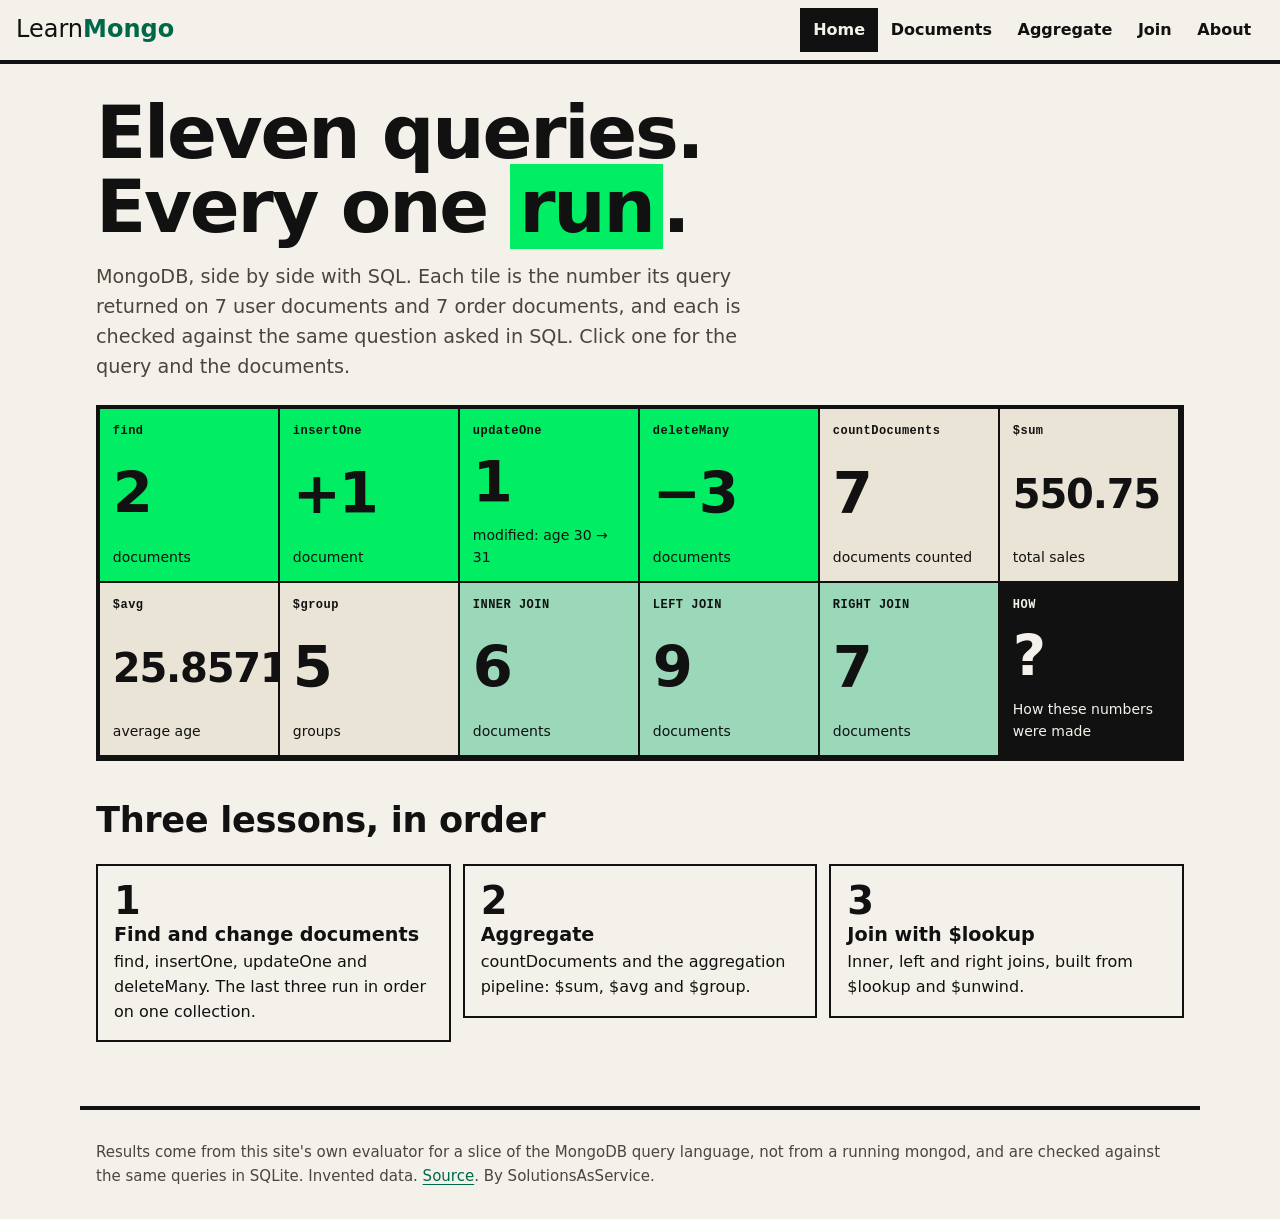
<file: learn-mongodb/site/index.html>
<!doctype html>
<html lang="en"><head><meta charset="utf-8"><meta name="viewport" content="width=device-width, initial-scale=1">
<title>Learn MongoDB: eleven queries, every one run</title><meta name="description" content="Learn MongoDB queries from results that were computed, not typed: find, insert, update, delete, aggregation and $lookup joins, each checked against SQL.">
<link rel="canonical" href="https://learnmongo.shadw.app/"><link rel="icon" href="favicon.svg" type="image/svg+xml">
<meta property="og:title" content="Learn MongoDB: eleven queries, every one run"><meta property="og:description" content="Learn MongoDB queries from results that were computed, not typed: find, insert, update, delete, aggregation and $lookup joins, each checked against SQL."><meta property="og:type" content="website"><meta property="og:url" content="https://learnmongo.shadw.app/">
<link rel="stylesheet" href="style.css"></head>
<body><a class="skip" href="#main">Skip to content</a>
<header class="top"><a class="brand" href="index.html">Learn<b>Mongo</b></a><nav aria-label="Pages"><a href="index.html" aria-current=page>Home</a><a href="documents.html">Documents</a><a href="aggregates.html">Aggregate</a><a href="joins.html">Join</a><a href="about.html">About</a></nav></header>
<main id="main"><section class="hero"><h1>Eleven queries.<br>Every one <em>run</em>.</h1><p class="lede">MongoDB, side by side with SQL. Each tile is the number its query returned on 7 user documents and 7 order documents, and each is checked against the same question asked in SQL. Click one for the query and the documents.</p></section><section class="poster" aria-label="All eleven queries"><a class="tile t-documents" href="documents.html#find"><span class="nm">find</span><span class="big">2</span><span class="un">documents</span></a><a class="tile t-documents" href="documents.html#insertOne"><span class="nm">insertOne</span><span class="big">+1</span><span class="un">document</span></a><a class="tile t-documents" href="documents.html#updateOne"><span class="nm">updateOne</span><span class="big">1</span><span class="un">modified: age 30 → 31</span></a><a class="tile t-documents" href="documents.html#deleteMany"><span class="nm">deleteMany</span><span class="big">−3</span><span class="un">documents</span></a><a class="tile t-aggregates" href="aggregates.html#count"><span class="nm">countDocuments</span><span class="big">7</span><span class="un">documents counted</span></a><a class="tile t-aggregates long" href="aggregates.html#sum"><span class="nm">$sum</span><span class="big">550.75</span><span class="un">total sales</span></a><a class="tile t-aggregates long" href="aggregates.html#avg"><span class="nm">$avg</span><span class="big">25.8571</span><span class="un">average age</span></a><a class="tile t-aggregates" href="aggregates.html#group"><span class="nm">$group</span><span class="big">5</span><span class="un">groups</span></a><a class="tile t-joins" href="joins.html#inner"><span class="nm">INNER JOIN</span><span class="big">6</span><span class="un">documents</span></a><a class="tile t-joins" href="joins.html#left"><span class="nm">LEFT JOIN</span><span class="big">9</span><span class="un">documents</span></a><a class="tile t-joins" href="joins.html#right"><span class="nm">RIGHT JOIN</span><span class="big">7</span><span class="un">documents</span></a><a class="tile t-about" href="about.html"><span class="nm">HOW</span><span class="big">?</span><span class="un">How these numbers were made</span></a></section><section class="start"><h2>Three lessons, in order</h2><ol class="topics"><li><a href="documents.html"><b>Find and change documents</b><span>find, insertOne, updateOne and deleteMany. The last three run in order on one collection.</span></a></li><li><a href="aggregates.html"><b>Aggregate</b><span>countDocuments and the aggregation pipeline: $sum, $avg and $group.</span></a></li><li><a href="joins.html"><b>Join with $lookup</b><span>Inner, left and right joins, built from $lookup and $unwind.</span></a></li></ol></section></main>
<footer><p>Results come from this site's own evaluator for a slice of the MongoDB query language, not from a running mongod, and are checked against the same queries in SQLite. Invented data. <a href="https://github.com/SolutionsAsService/mongo/tree/master/learn-mongodb">Source</a>. By SolutionsAsService.</p></footer></body></html>
</file>
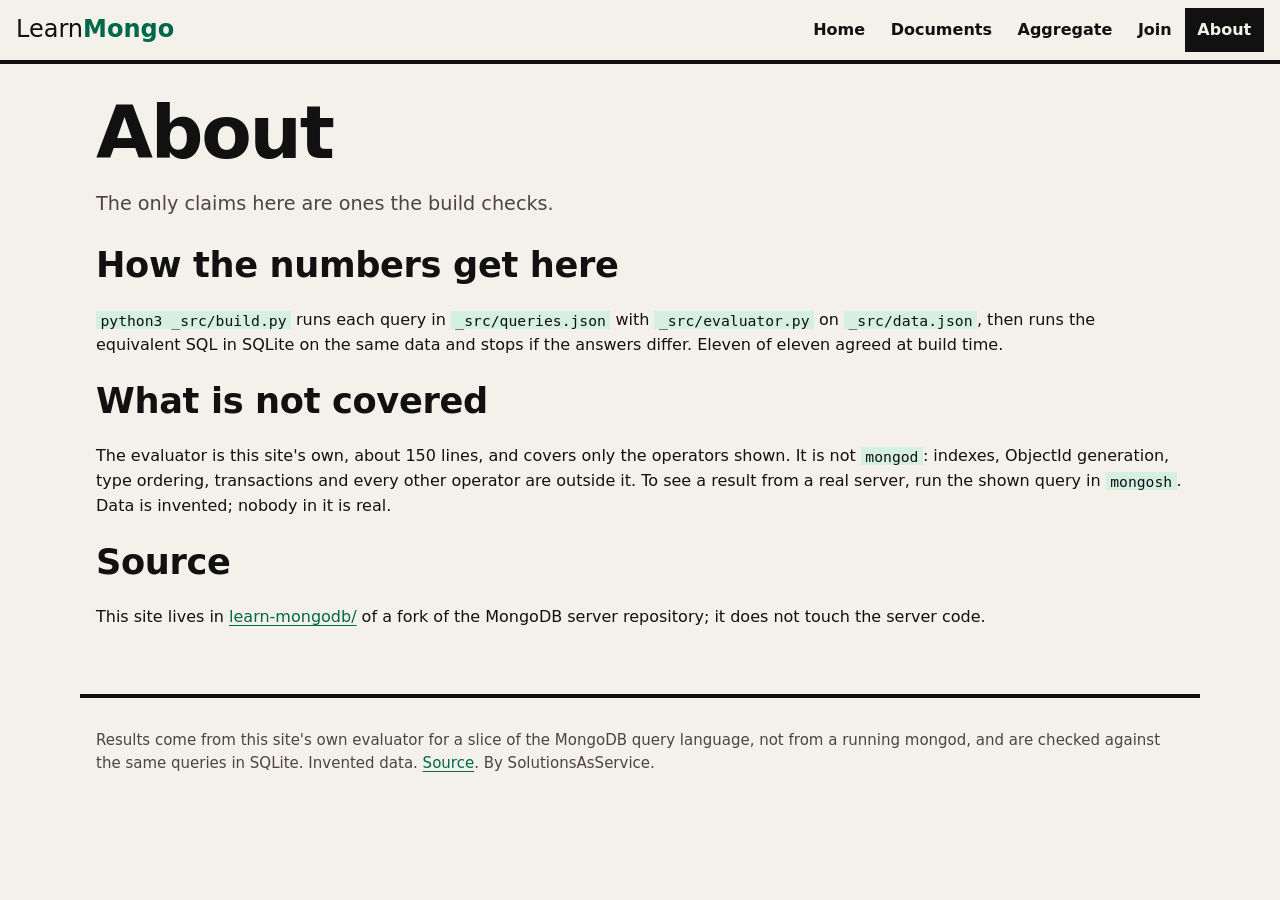
<file: learn-mongodb/site/about.html>
<!doctype html>
<html lang="en"><head><meta charset="utf-8"><meta name="viewport" content="width=device-width, initial-scale=1">
<title>About: Learn MongoDB</title><meta name="description" content="How the Learn MongoDB results are produced, and what is not covered.">
<link rel="canonical" href="https://learnmongo.shadw.app/about"><link rel="icon" href="favicon.svg" type="image/svg+xml">
<meta property="og:title" content="About: Learn MongoDB"><meta property="og:description" content="How the Learn MongoDB results are produced, and what is not covered."><meta property="og:type" content="website"><meta property="og:url" content="https://learnmongo.shadw.app/about">
<link rel="stylesheet" href="style.css"></head>
<body><a class="skip" href="#main">Skip to content</a>
<header class="top"><a class="brand" href="index.html">Learn<b>Mongo</b></a><nav aria-label="Pages"><a href="index.html">Home</a><a href="documents.html">Documents</a><a href="aggregates.html">Aggregate</a><a href="joins.html">Join</a><a href="about.html" aria-current=page>About</a></nav></header>
<main id="main"><h1>About</h1><p class="lede">The only claims here are ones the build checks.</p>
<h2>How the numbers get here</h2><p><code>python3 _src/build.py</code> runs each query in <code>_src/queries.json</code> with <code>_src/evaluator.py</code> on <code>_src/data.json</code>, then runs the equivalent SQL in SQLite on the same data and stops if the answers differ. Eleven of eleven agreed at build time.</p>
<h2>What is not covered</h2><p>The evaluator is this site's own, about 150 lines, and covers only the operators shown. It is not <code>mongod</code>: indexes, ObjectId generation, type ordering, transactions and every other operator are outside it. To see a result from a real server, run the shown query in <code>mongosh</code>. Data is invented; nobody in it is real.</p>
<h2>Source</h2><p>This site lives in <a href="https://github.com/SolutionsAsService/mongo/tree/master/learn-mongodb">learn-mongodb/</a> of a fork of the MongoDB server repository; it does not touch the server code.</p></main>
<footer><p>Results come from this site's own evaluator for a slice of the MongoDB query language, not from a running mongod, and are checked against the same queries in SQLite. Invented data. <a href="https://github.com/SolutionsAsService/mongo/tree/master/learn-mongodb">Source</a>. By SolutionsAsService.</p></footer></body></html>
</file>
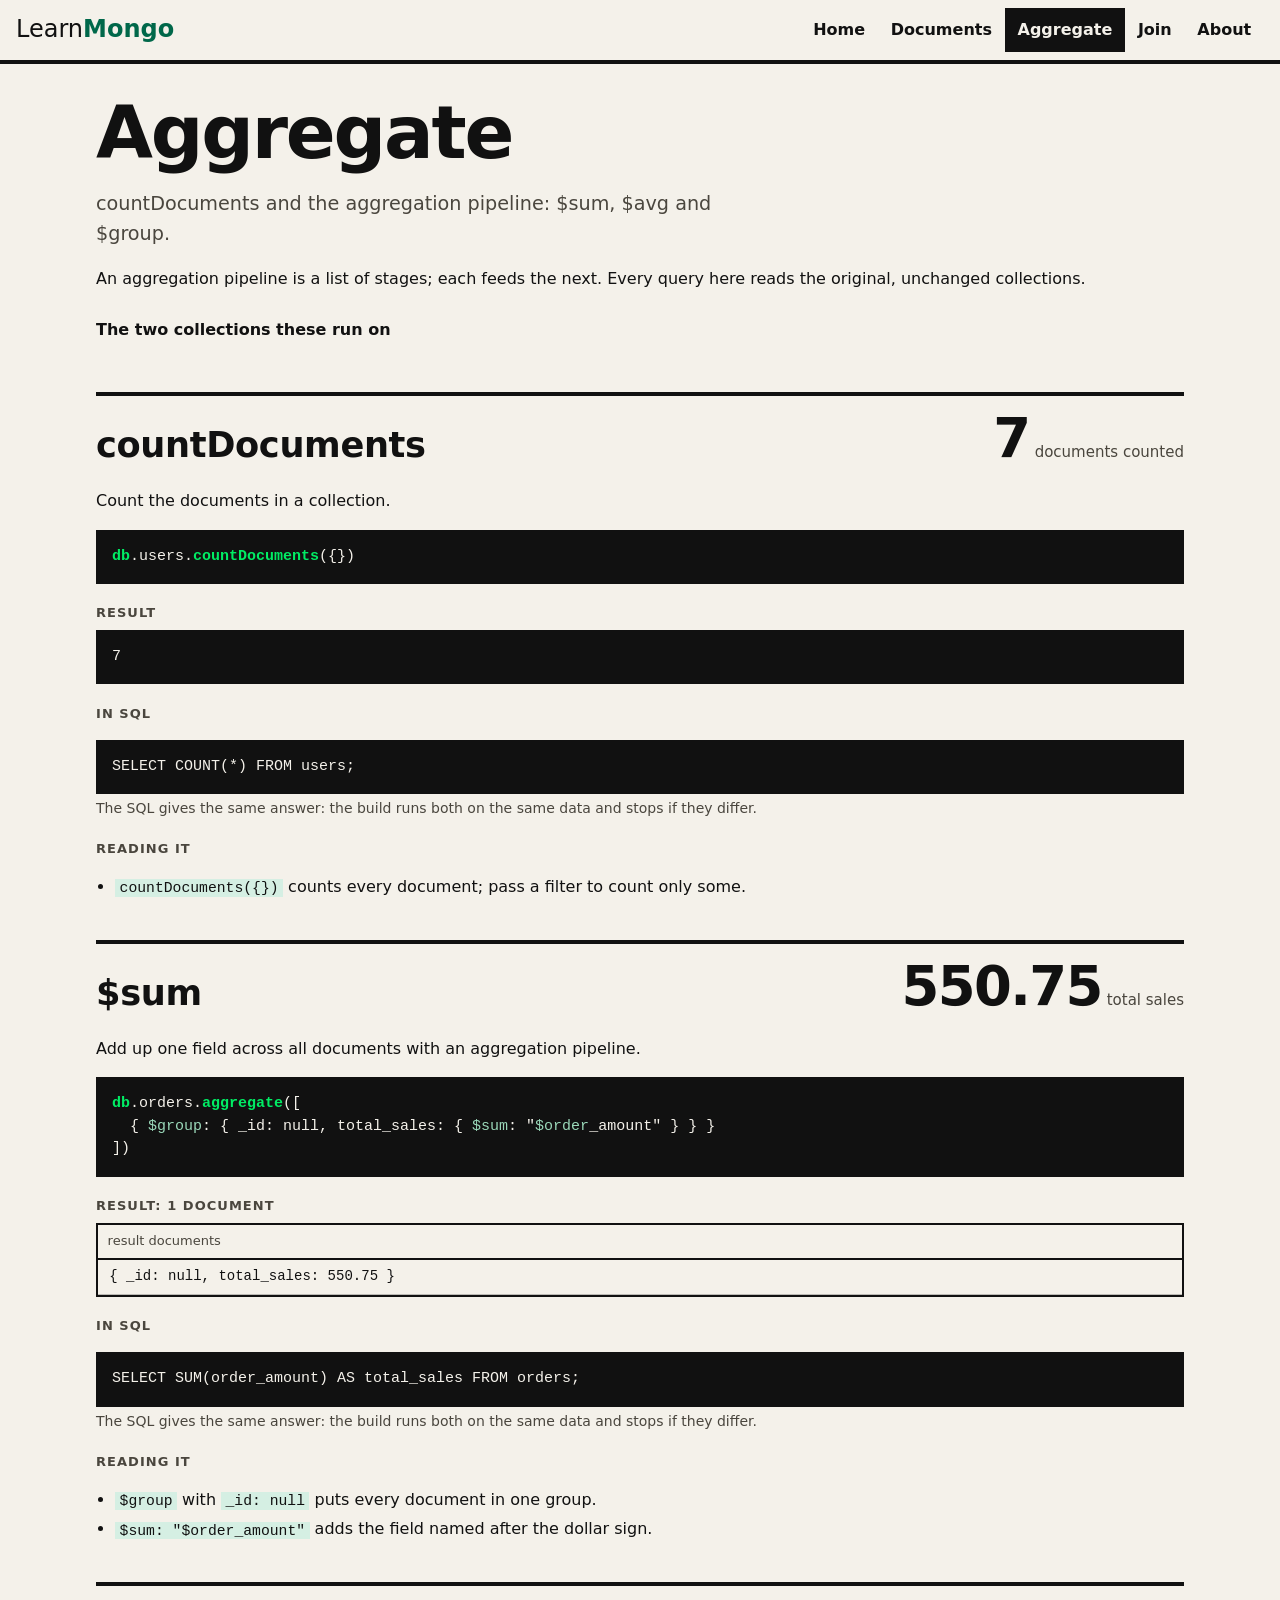
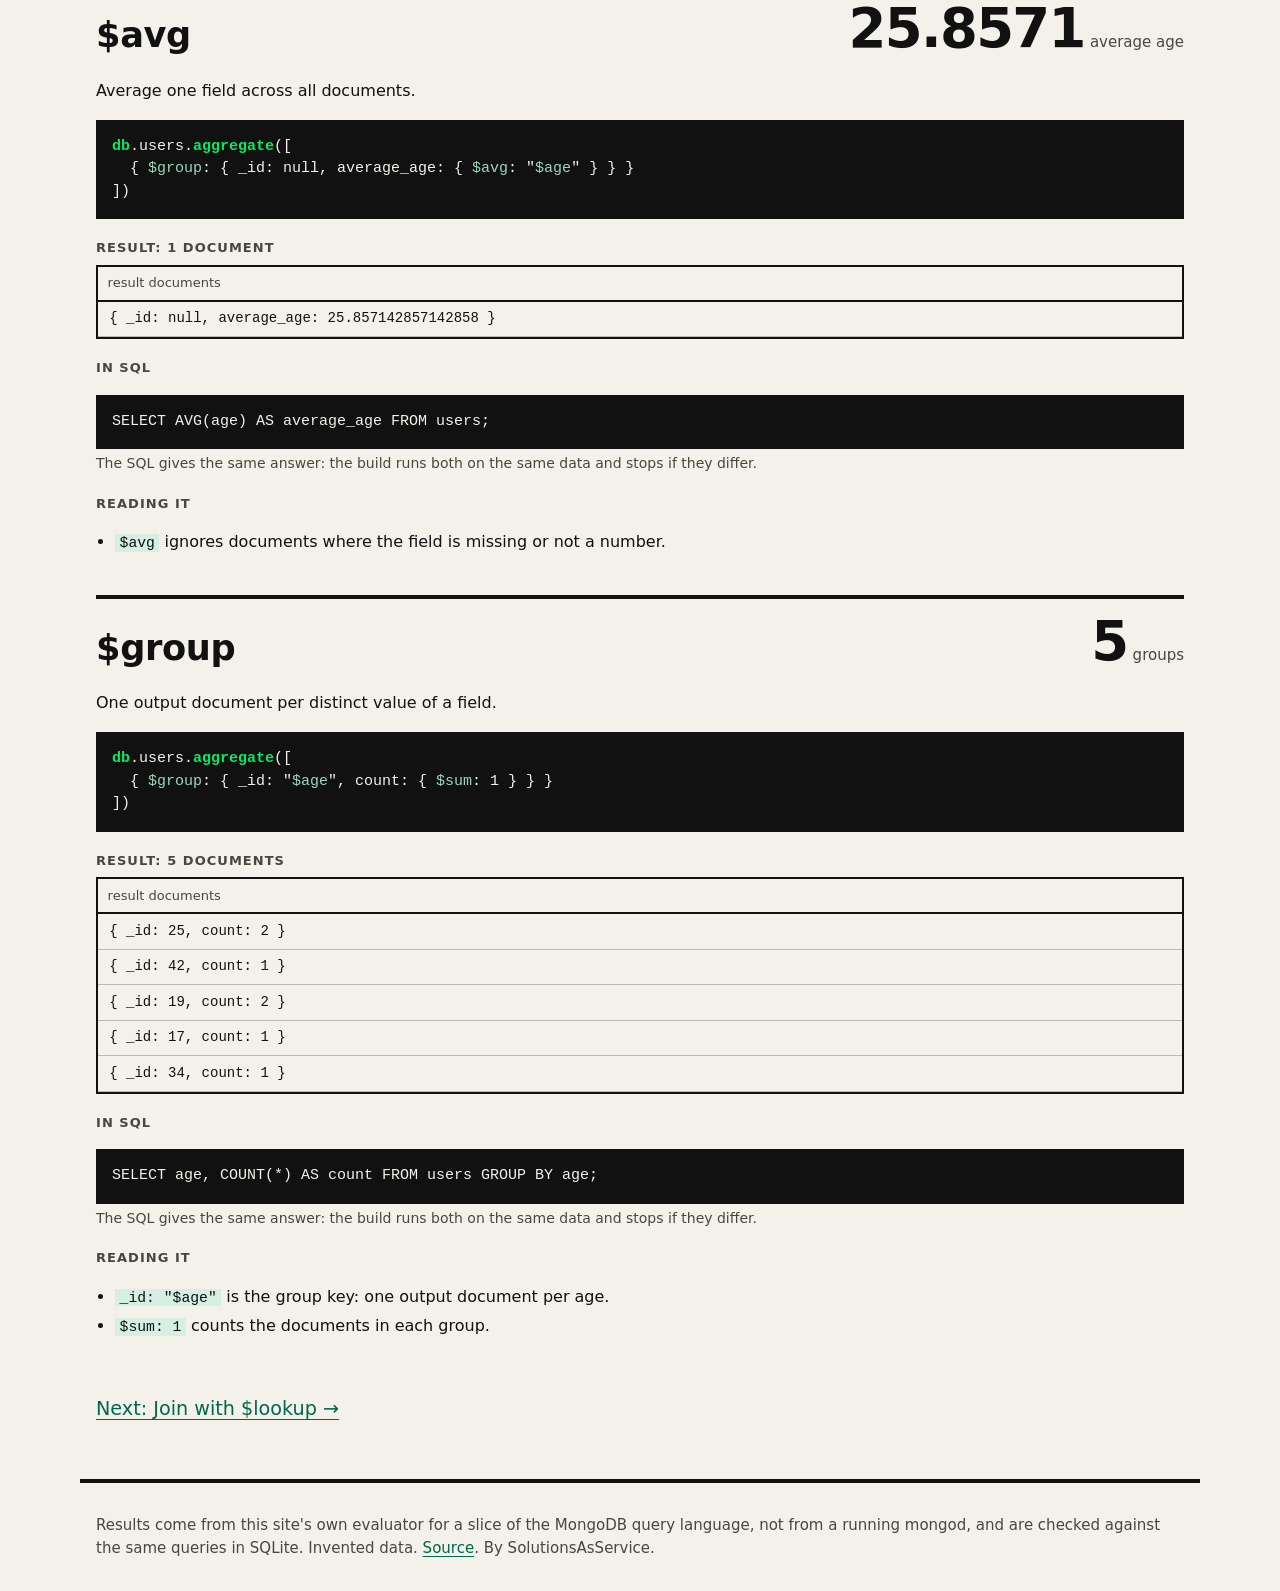
<file: learn-mongodb/site/aggregates.html>
<!doctype html>
<html lang="en"><head><meta charset="utf-8"><meta name="viewport" content="width=device-width, initial-scale=1">
<title>Aggregate: Learn MongoDB</title><meta name="description" content="countDocuments and the aggregation pipeline: $sum, $avg and $group. Every result is computed and cross-checked.">
<link rel="canonical" href="https://learnmongo.shadw.app/aggregates"><link rel="icon" href="favicon.svg" type="image/svg+xml">
<meta property="og:title" content="Aggregate: Learn MongoDB"><meta property="og:description" content="countDocuments and the aggregation pipeline: $sum, $avg and $group. Every result is computed and cross-checked."><meta property="og:type" content="website"><meta property="og:url" content="https://learnmongo.shadw.app/aggregates">
<link rel="stylesheet" href="style.css"></head>
<body><a class="skip" href="#main">Skip to content</a>
<header class="top"><a class="brand" href="index.html">Learn<b>Mongo</b></a><nav aria-label="Pages"><a href="index.html">Home</a><a href="documents.html">Documents</a><a href="aggregates.html" aria-current=page>Aggregate</a><a href="joins.html">Join</a><a href="about.html">About</a></nav></header>
<main id="main"><h1>Aggregate</h1><p class="lede">countDocuments and the aggregation pipeline: $sum, $avg and $group.</p><p>An aggregation pipeline is a list of stages; each feeds the next. Every query here reads the original, unchanged collections.</p><details class="data"><summary>The two collections these run on</summary><div class="ba2"><div><h3>users</h3><div class="dw" tabindex="0" role="region" aria-label="users collection"><p class="cap">users collection</p><ol class="docs"><li class=""><code>{ _id: 1, first_name: &quot;Ana&quot;, last_name: &quot;Silva&quot;, age: 25 }</code><span class="tag"></span></li><li class=""><code>{ _id: 2, first_name: &quot;Li&quot;, last_name: &quot;Wei&quot;, age: 25 }</code><span class="tag"></span></li><li class=""><code>{ _id: 3, first_name: &quot;Omar&quot;, last_name: &quot;Haddad&quot;, age: 42 }</code><span class="tag"></span></li><li class=""><code>{ _id: 4, first_name: &quot;Mira&quot;, last_name: &quot;Novak&quot;, age: 19 }</code><span class="tag"></span></li><li class=""><code>{ _id: 5, first_name: &quot;Tom&quot;, last_name: &quot;Ellis&quot;, age: 17 }</code><span class="tag"></span></li><li class=""><code>{ _id: 6, first_name: &quot;Priya&quot;, last_name: &quot;Nair&quot;, age: 34 }</code><span class="tag"></span></li><li class=""><code>{ _id: 7, first_name: &quot;Sven&quot;, last_name: &quot;Berg&quot;, age: 19 }</code><span class="tag"></span></li></ol></div></div><div><h3>orders</h3><div class="dw" tabindex="0" role="region" aria-label="orders collection"><p class="cap">orders collection</p><ol class="docs"><li class=""><code>{ _id: 101, user_id: 1, order_amount: 120.0 }</code><span class="tag"></span></li><li class=""><code>{ _id: 102, user_id: 1, order_amount: 45.5 }</code><span class="tag"></span></li><li class=""><code>{ _id: 103, user_id: 2, order_amount: 80.0 }</code><span class="tag"></span></li><li class=""><code>{ _id: 104, user_id: 4, order_amount: 30.0 }</code><span class="tag"></span></li><li class=""><code>{ _id: 105, user_id: 4, order_amount: 15.25 }</code><span class="tag"></span></li><li class=""><code>{ _id: 106, user_id: 6, order_amount: 200.0 }</code><span class="tag"></span></li><li class=""><code>{ _id: 107, user_id: 99, order_amount: 60.0 }</code><span class="tag"></span></li></ol></div></div></div></details><section class="ex" id="count"><header><h2>countDocuments</h2><p class="fig"><b>7</b> <span>documents counted</span></p></header><p class="intro">Count the documents in a collection.</p><pre class="js"><code><b>db</b>.users.<b>countDocuments</b>({})</code></pre><h3>Result</h3><pre class="js res"><code>7</code></pre><h3>In SQL</h3><pre class="sql"><code>SELECT COUNT(*) FROM users;</code></pre><p class="src">The SQL gives the same answer: the build runs both on the same data and stops if they differ.</p><h3>Reading it</h3><ul class="notes"><li><code>countDocuments({})</code> counts every document; pass a filter to count only some.</li></ul></section><section class="ex" id="sum"><header><h2>$sum</h2><p class="fig"><b>550.75</b> <span>total sales</span></p></header><p class="intro">Add up one field across all documents with an aggregation pipeline.</p><pre class="js"><code><b>db</b>.orders.<b>aggregate</b>([
  { <i>$group</i>: { _id: null, total_sales: { <i>$sum</i>: &quot;<i>$order</i>_amount&quot; } } }
])</code></pre><h3>Result: 1 document</h3><div class="dw" tabindex="0" role="region" aria-label="result documents"><p class="cap">result documents</p><ol class="docs"><li class=""><code>{ _id: null, total_sales: 550.75 }</code><span class="tag"></span></li></ol></div><h3>In SQL</h3><pre class="sql"><code>SELECT SUM(order_amount) AS total_sales FROM orders;</code></pre><p class="src">The SQL gives the same answer: the build runs both on the same data and stops if they differ.</p><h3>Reading it</h3><ul class="notes"><li><code>$group</code> with <code>_id: null</code> puts every document in one group.</li><li><code>$sum: "$order_amount"</code> adds the field named after the dollar sign.</li></ul></section><section class="ex" id="avg"><header><h2>$avg</h2><p class="fig"><b>25.8571</b> <span>average age</span></p></header><p class="intro">Average one field across all documents.</p><pre class="js"><code><b>db</b>.users.<b>aggregate</b>([
  { <i>$group</i>: { _id: null, average_age: { <i>$avg</i>: &quot;<i>$age</i>&quot; } } }
])</code></pre><h3>Result: 1 document</h3><div class="dw" tabindex="0" role="region" aria-label="result documents"><p class="cap">result documents</p><ol class="docs"><li class=""><code>{ _id: null, average_age: 25.857142857142858 }</code><span class="tag"></span></li></ol></div><h3>In SQL</h3><pre class="sql"><code>SELECT AVG(age) AS average_age FROM users;</code></pre><p class="src">The SQL gives the same answer: the build runs both on the same data and stops if they differ.</p><h3>Reading it</h3><ul class="notes"><li><code>$avg</code> ignores documents where the field is missing or not a number.</li></ul></section><section class="ex" id="group"><header><h2>$group</h2><p class="fig"><b>5</b> <span>groups</span></p></header><p class="intro">One output document per distinct value of a field.</p><pre class="js"><code><b>db</b>.users.<b>aggregate</b>([
  { <i>$group</i>: { _id: &quot;<i>$age</i>&quot;, count: { <i>$sum</i>: 1 } } }
])</code></pre><h3>Result: 5 documents</h3><div class="dw" tabindex="0" role="region" aria-label="result documents"><p class="cap">result documents</p><ol class="docs"><li class=""><code>{ _id: 25, count: 2 }</code><span class="tag"></span></li><li class=""><code>{ _id: 42, count: 1 }</code><span class="tag"></span></li><li class=""><code>{ _id: 19, count: 2 }</code><span class="tag"></span></li><li class=""><code>{ _id: 17, count: 1 }</code><span class="tag"></span></li><li class=""><code>{ _id: 34, count: 1 }</code><span class="tag"></span></li></ol></div><h3>In SQL</h3><pre class="sql"><code>SELECT age, COUNT(*) AS count FROM users GROUP BY age;</code></pre><p class="src">The SQL gives the same answer: the build runs both on the same data and stops if they differ.</p><h3>Reading it</h3><ul class="notes"><li><code>_id: "$age"</code> is the group key: one output document per age.</li><li><code>$sum: 1</code> counts the documents in each group.</li></ul></section><p class="next"><a href="joins.html">Next: Join with $lookup →</a></p></main>
<footer><p>Results come from this site's own evaluator for a slice of the MongoDB query language, not from a running mongod, and are checked against the same queries in SQLite. Invented data. <a href="https://github.com/SolutionsAsService/mongo/tree/master/learn-mongodb">Source</a>. By SolutionsAsService.</p></footer></body></html>
</file>
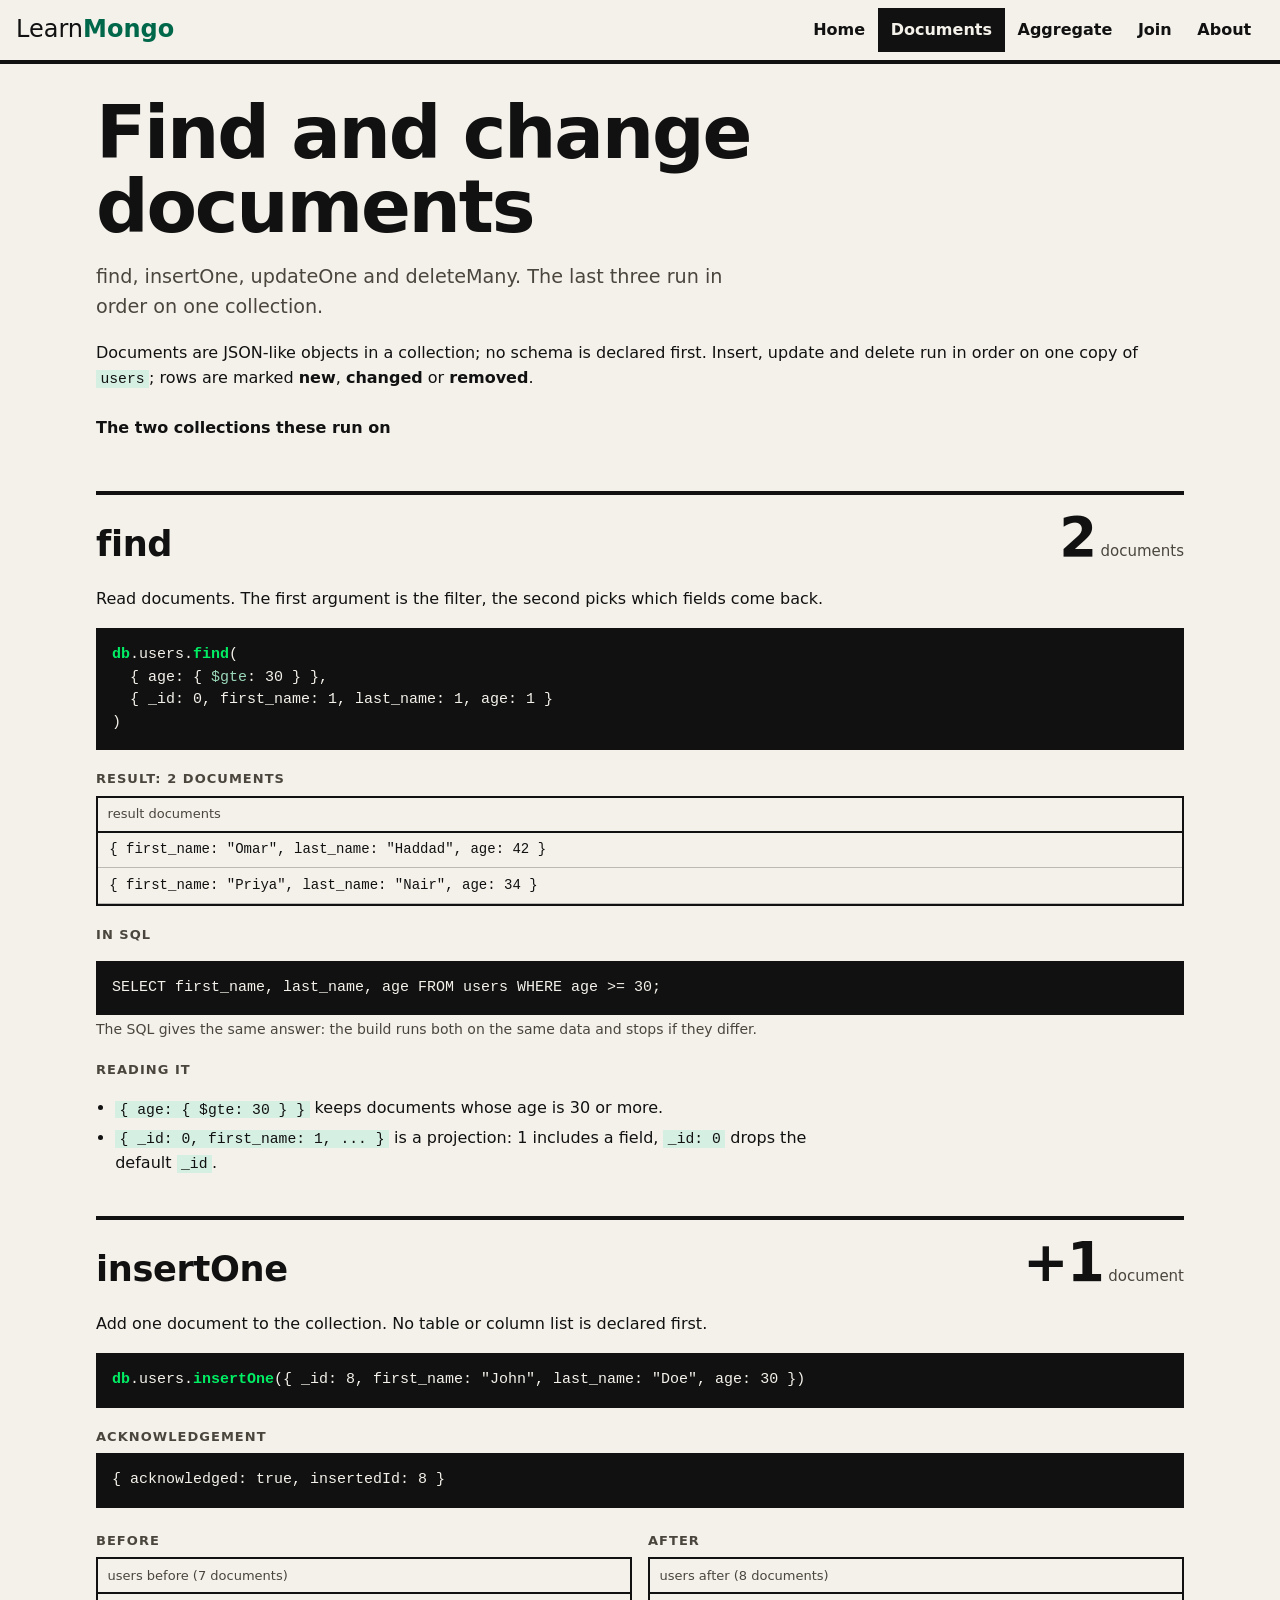
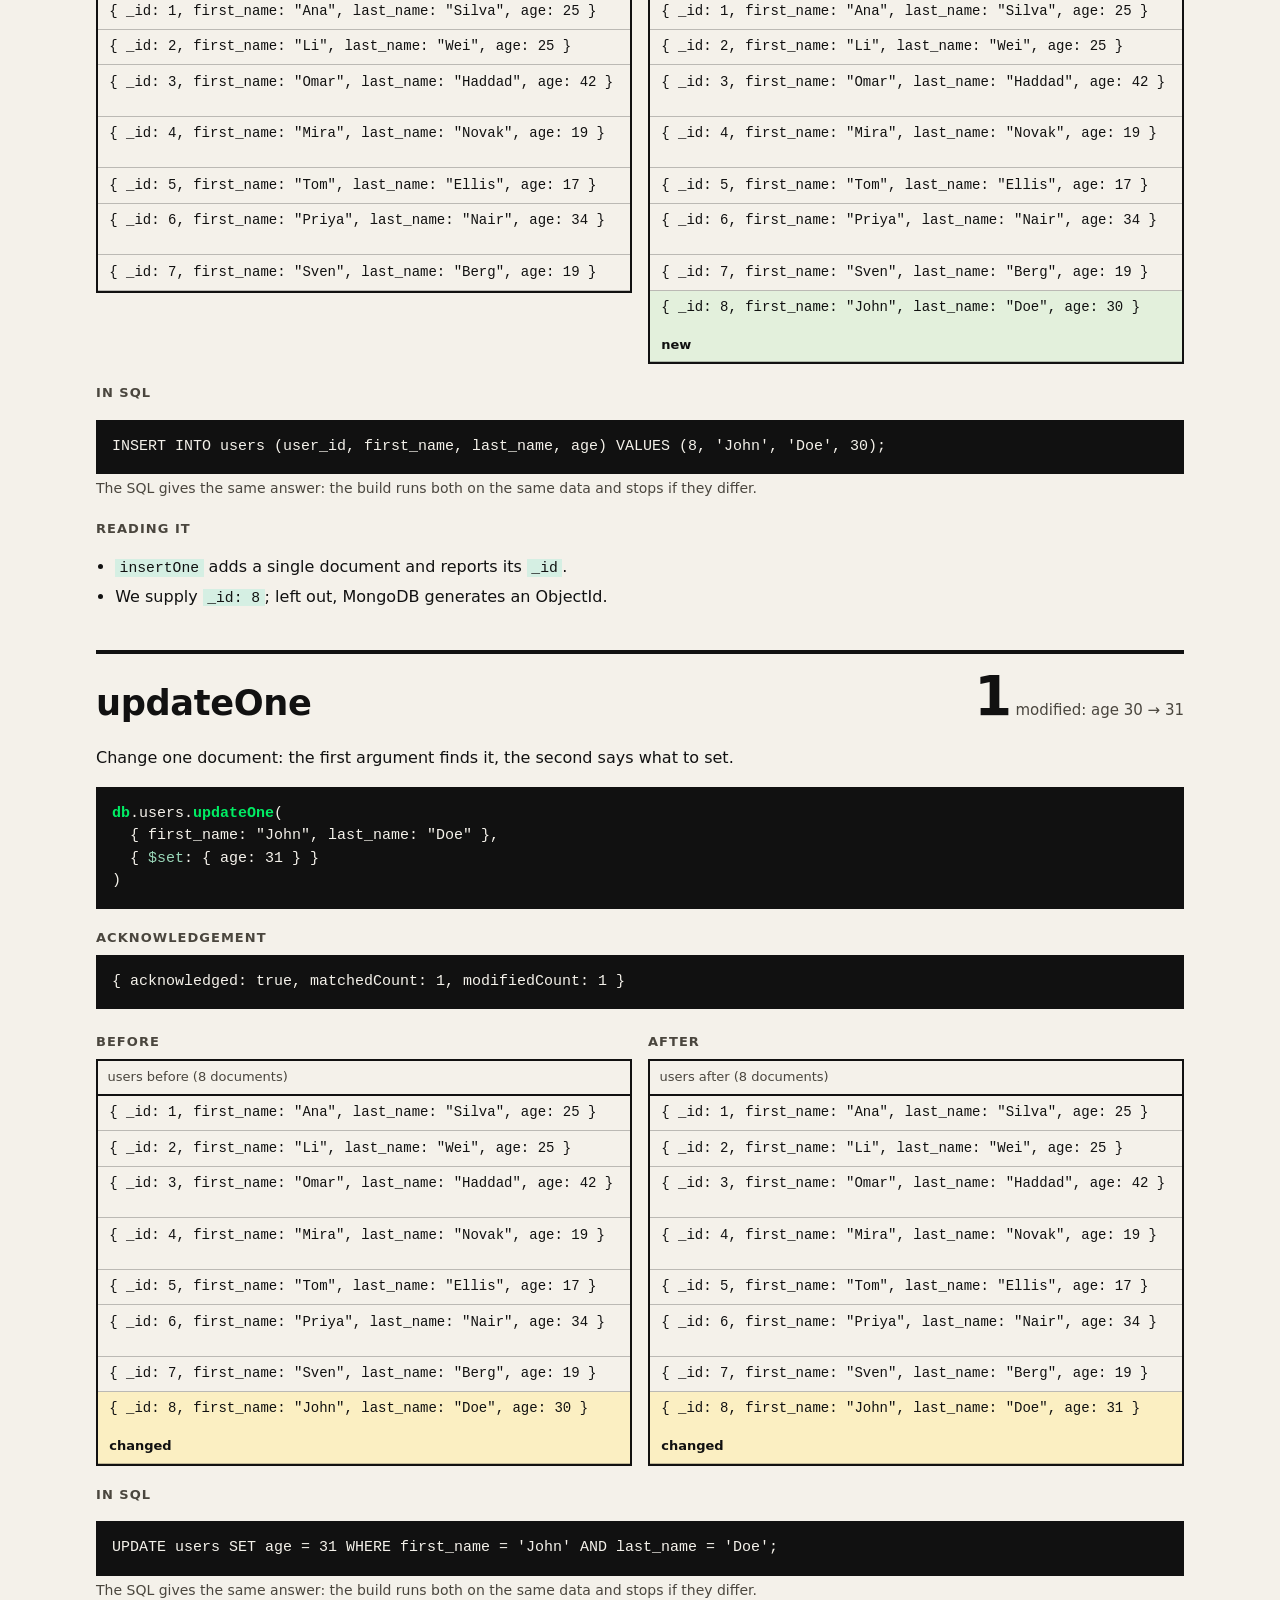
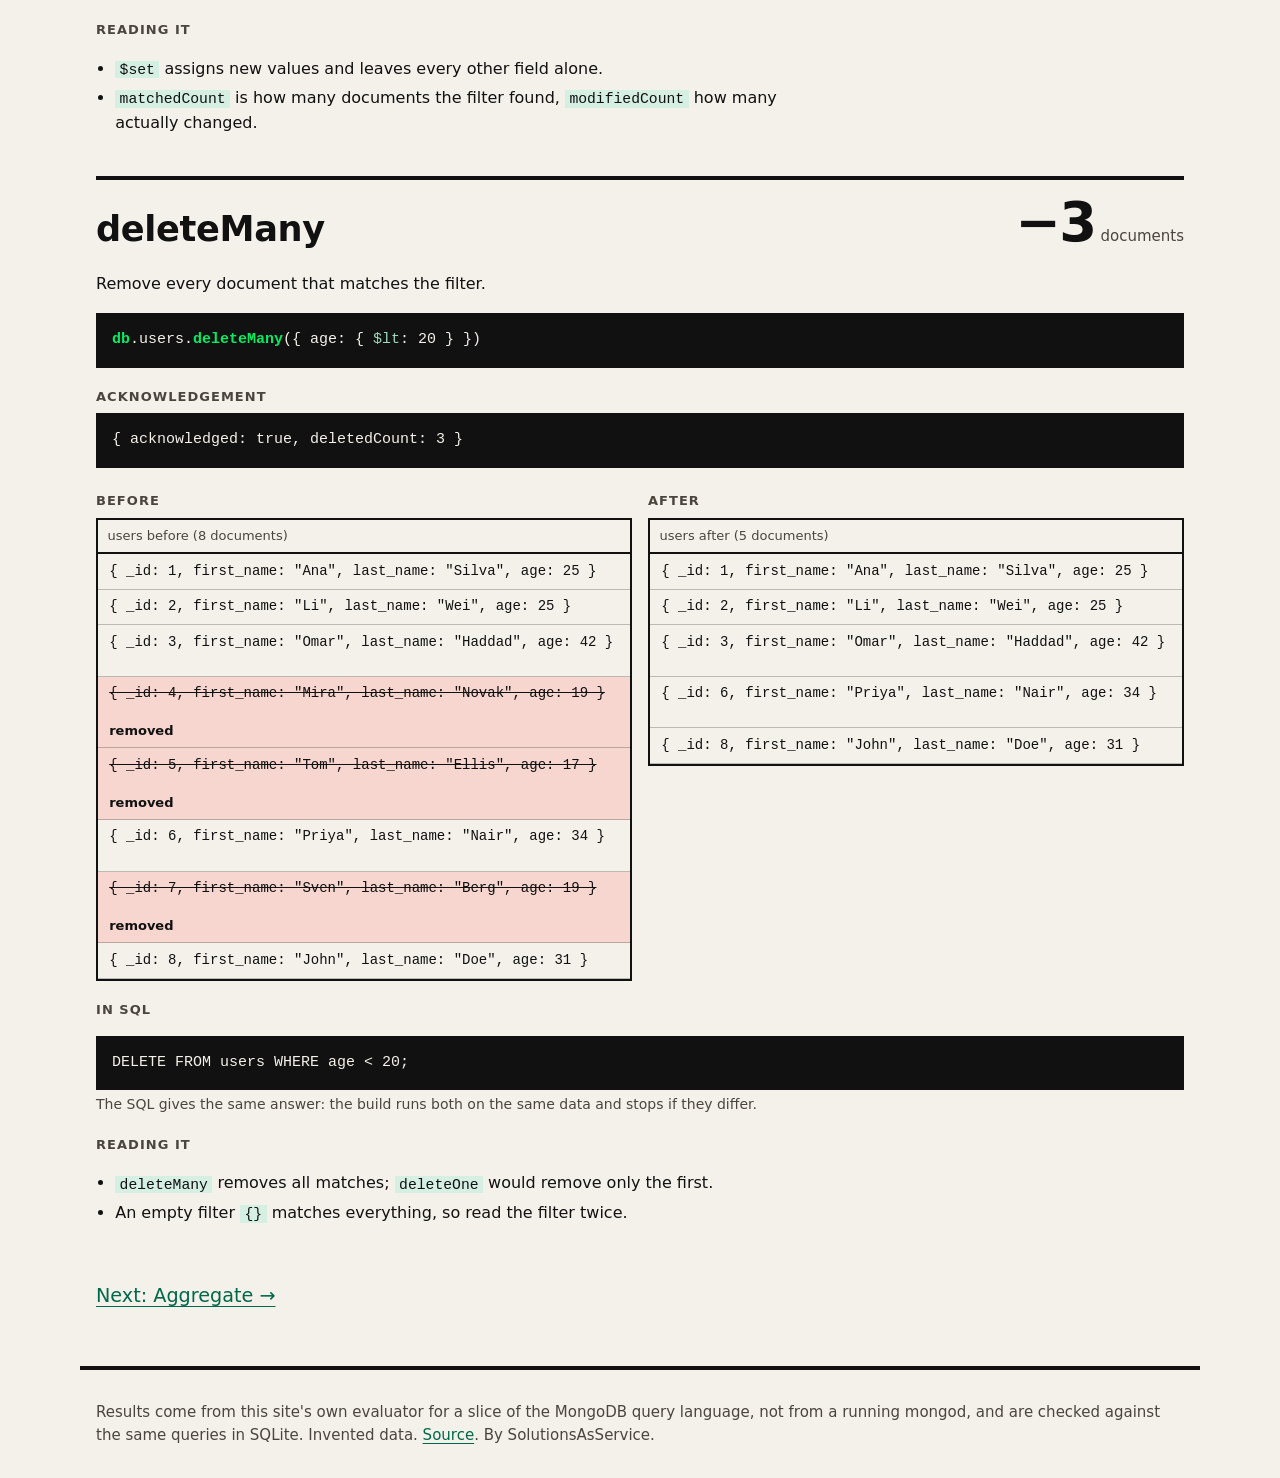
<file: learn-mongodb/site/documents.html>
<!doctype html>
<html lang="en"><head><meta charset="utf-8"><meta name="viewport" content="width=device-width, initial-scale=1">
<title>Find and change documents: Learn MongoDB</title><meta name="description" content="find, insertOne, updateOne and deleteMany. The last three run in order on one collection. Every result is computed and cross-checked.">
<link rel="canonical" href="https://learnmongo.shadw.app/documents"><link rel="icon" href="favicon.svg" type="image/svg+xml">
<meta property="og:title" content="Find and change documents: Learn MongoDB"><meta property="og:description" content="find, insertOne, updateOne and deleteMany. The last three run in order on one collection. Every result is computed and cross-checked."><meta property="og:type" content="website"><meta property="og:url" content="https://learnmongo.shadw.app/documents">
<link rel="stylesheet" href="style.css"></head>
<body><a class="skip" href="#main">Skip to content</a>
<header class="top"><a class="brand" href="index.html">Learn<b>Mongo</b></a><nav aria-label="Pages"><a href="index.html">Home</a><a href="documents.html" aria-current=page>Documents</a><a href="aggregates.html">Aggregate</a><a href="joins.html">Join</a><a href="about.html">About</a></nav></header>
<main id="main"><h1>Find and change documents</h1><p class="lede">find, insertOne, updateOne and deleteMany. The last three run in order on one collection.</p><p>Documents are JSON-like objects in a collection; no schema is declared first. Insert, update and delete run in order on one copy of <code>users</code>; rows are marked <b>new</b>, <b>changed</b> or <b>removed</b>.</p><details class="data"><summary>The two collections these run on</summary><div class="ba2"><div><h3>users</h3><div class="dw" tabindex="0" role="region" aria-label="users collection"><p class="cap">users collection</p><ol class="docs"><li class=""><code>{ _id: 1, first_name: &quot;Ana&quot;, last_name: &quot;Silva&quot;, age: 25 }</code><span class="tag"></span></li><li class=""><code>{ _id: 2, first_name: &quot;Li&quot;, last_name: &quot;Wei&quot;, age: 25 }</code><span class="tag"></span></li><li class=""><code>{ _id: 3, first_name: &quot;Omar&quot;, last_name: &quot;Haddad&quot;, age: 42 }</code><span class="tag"></span></li><li class=""><code>{ _id: 4, first_name: &quot;Mira&quot;, last_name: &quot;Novak&quot;, age: 19 }</code><span class="tag"></span></li><li class=""><code>{ _id: 5, first_name: &quot;Tom&quot;, last_name: &quot;Ellis&quot;, age: 17 }</code><span class="tag"></span></li><li class=""><code>{ _id: 6, first_name: &quot;Priya&quot;, last_name: &quot;Nair&quot;, age: 34 }</code><span class="tag"></span></li><li class=""><code>{ _id: 7, first_name: &quot;Sven&quot;, last_name: &quot;Berg&quot;, age: 19 }</code><span class="tag"></span></li></ol></div></div><div><h3>orders</h3><div class="dw" tabindex="0" role="region" aria-label="orders collection"><p class="cap">orders collection</p><ol class="docs"><li class=""><code>{ _id: 101, user_id: 1, order_amount: 120.0 }</code><span class="tag"></span></li><li class=""><code>{ _id: 102, user_id: 1, order_amount: 45.5 }</code><span class="tag"></span></li><li class=""><code>{ _id: 103, user_id: 2, order_amount: 80.0 }</code><span class="tag"></span></li><li class=""><code>{ _id: 104, user_id: 4, order_amount: 30.0 }</code><span class="tag"></span></li><li class=""><code>{ _id: 105, user_id: 4, order_amount: 15.25 }</code><span class="tag"></span></li><li class=""><code>{ _id: 106, user_id: 6, order_amount: 200.0 }</code><span class="tag"></span></li><li class=""><code>{ _id: 107, user_id: 99, order_amount: 60.0 }</code><span class="tag"></span></li></ol></div></div></div></details><section class="ex" id="find"><header><h2>find</h2><p class="fig"><b>2</b> <span>documents</span></p></header><p class="intro">Read documents. The first argument is the filter, the second picks which fields come back.</p><pre class="js"><code><b>db</b>.users.<b>find</b>(
  { age: { <i>$gte</i>: 30 } },
  { _id: 0, first_name: 1, last_name: 1, age: 1 }
)</code></pre><h3>Result: 2 documents</h3><div class="dw" tabindex="0" role="region" aria-label="result documents"><p class="cap">result documents</p><ol class="docs"><li class=""><code>{ first_name: &quot;Omar&quot;, last_name: &quot;Haddad&quot;, age: 42 }</code><span class="tag"></span></li><li class=""><code>{ first_name: &quot;Priya&quot;, last_name: &quot;Nair&quot;, age: 34 }</code><span class="tag"></span></li></ol></div><h3>In SQL</h3><pre class="sql"><code>SELECT first_name, last_name, age FROM users WHERE age &gt;= 30;</code></pre><p class="src">The SQL gives the same answer: the build runs both on the same data and stops if they differ.</p><h3>Reading it</h3><ul class="notes"><li><code>{ age: { $gte: 30 } }</code> keeps documents whose age is 30 or more.</li><li><code>{ _id: 0, first_name: 1, ... }</code> is a projection: 1 includes a field, <code>_id: 0</code> drops the default <code>_id</code>.</li></ul></section><section class="ex" id="insertOne"><header><h2>insertOne</h2><p class="fig"><b>+1</b> <span>document</span></p></header><p class="intro">Add one document to the collection. No table or column list is declared first.</p><pre class="js"><code><b>db</b>.users.<b>insertOne</b>({ _id: 8, first_name: &quot;John&quot;, last_name: &quot;Doe&quot;, age: 30 })</code></pre><h3>Acknowledgement</h3><pre class="js res"><code>{ acknowledged: true, insertedId: 8 }</code></pre><div class="ba2"><div><h3>Before</h3><div class="dw" tabindex="0" role="region" aria-label="users before (7 documents)"><p class="cap">users before (7 documents)</p><ol class="docs"><li class=""><code>{ _id: 1, first_name: &quot;Ana&quot;, last_name: &quot;Silva&quot;, age: 25 }</code><span class="tag"></span></li><li class=""><code>{ _id: 2, first_name: &quot;Li&quot;, last_name: &quot;Wei&quot;, age: 25 }</code><span class="tag"></span></li><li class=""><code>{ _id: 3, first_name: &quot;Omar&quot;, last_name: &quot;Haddad&quot;, age: 42 }</code><span class="tag"></span></li><li class=""><code>{ _id: 4, first_name: &quot;Mira&quot;, last_name: &quot;Novak&quot;, age: 19 }</code><span class="tag"></span></li><li class=""><code>{ _id: 5, first_name: &quot;Tom&quot;, last_name: &quot;Ellis&quot;, age: 17 }</code><span class="tag"></span></li><li class=""><code>{ _id: 6, first_name: &quot;Priya&quot;, last_name: &quot;Nair&quot;, age: 34 }</code><span class="tag"></span></li><li class=""><code>{ _id: 7, first_name: &quot;Sven&quot;, last_name: &quot;Berg&quot;, age: 19 }</code><span class="tag"></span></li></ol></div></div><div><h3>After</h3><div class="dw" tabindex="0" role="region" aria-label="users after (8 documents)"><p class="cap">users after (8 documents)</p><ol class="docs"><li class=""><code>{ _id: 1, first_name: &quot;Ana&quot;, last_name: &quot;Silva&quot;, age: 25 }</code><span class="tag"></span></li><li class=""><code>{ _id: 2, first_name: &quot;Li&quot;, last_name: &quot;Wei&quot;, age: 25 }</code><span class="tag"></span></li><li class=""><code>{ _id: 3, first_name: &quot;Omar&quot;, last_name: &quot;Haddad&quot;, age: 42 }</code><span class="tag"></span></li><li class=""><code>{ _id: 4, first_name: &quot;Mira&quot;, last_name: &quot;Novak&quot;, age: 19 }</code><span class="tag"></span></li><li class=""><code>{ _id: 5, first_name: &quot;Tom&quot;, last_name: &quot;Ellis&quot;, age: 17 }</code><span class="tag"></span></li><li class=""><code>{ _id: 6, first_name: &quot;Priya&quot;, last_name: &quot;Nair&quot;, age: 34 }</code><span class="tag"></span></li><li class=""><code>{ _id: 7, first_name: &quot;Sven&quot;, last_name: &quot;Berg&quot;, age: 19 }</code><span class="tag"></span></li><li class="new"><code>{ _id: 8, first_name: &quot;John&quot;, last_name: &quot;Doe&quot;, age: 30 }</code><span class="tag">new</span></li></ol></div></div></div><h3>In SQL</h3><pre class="sql"><code>INSERT INTO users (user_id, first_name, last_name, age) VALUES (8, &#x27;John&#x27;, &#x27;Doe&#x27;, 30);</code></pre><p class="src">The SQL gives the same answer: the build runs both on the same data and stops if they differ.</p><h3>Reading it</h3><ul class="notes"><li><code>insertOne</code> adds a single document and reports its <code>_id</code>.</li><li>We supply <code>_id: 8</code>; left out, MongoDB generates an ObjectId.</li></ul></section><section class="ex" id="updateOne"><header><h2>updateOne</h2><p class="fig"><b>1</b> <span>modified: age 30 → 31</span></p></header><p class="intro">Change one document: the first argument finds it, the second says what to set.</p><pre class="js"><code><b>db</b>.users.<b>updateOne</b>(
  { first_name: &quot;John&quot;, last_name: &quot;Doe&quot; },
  { <i>$set</i>: { age: 31 } }
)</code></pre><h3>Acknowledgement</h3><pre class="js res"><code>{ acknowledged: true, matchedCount: 1, modifiedCount: 1 }</code></pre><div class="ba2"><div><h3>Before</h3><div class="dw" tabindex="0" role="region" aria-label="users before (8 documents)"><p class="cap">users before (8 documents)</p><ol class="docs"><li class=""><code>{ _id: 1, first_name: &quot;Ana&quot;, last_name: &quot;Silva&quot;, age: 25 }</code><span class="tag"></span></li><li class=""><code>{ _id: 2, first_name: &quot;Li&quot;, last_name: &quot;Wei&quot;, age: 25 }</code><span class="tag"></span></li><li class=""><code>{ _id: 3, first_name: &quot;Omar&quot;, last_name: &quot;Haddad&quot;, age: 42 }</code><span class="tag"></span></li><li class=""><code>{ _id: 4, first_name: &quot;Mira&quot;, last_name: &quot;Novak&quot;, age: 19 }</code><span class="tag"></span></li><li class=""><code>{ _id: 5, first_name: &quot;Tom&quot;, last_name: &quot;Ellis&quot;, age: 17 }</code><span class="tag"></span></li><li class=""><code>{ _id: 6, first_name: &quot;Priya&quot;, last_name: &quot;Nair&quot;, age: 34 }</code><span class="tag"></span></li><li class=""><code>{ _id: 7, first_name: &quot;Sven&quot;, last_name: &quot;Berg&quot;, age: 19 }</code><span class="tag"></span></li><li class="changed"><code>{ _id: 8, first_name: &quot;John&quot;, last_name: &quot;Doe&quot;, age: 30 }</code><span class="tag">changed</span></li></ol></div></div><div><h3>After</h3><div class="dw" tabindex="0" role="region" aria-label="users after (8 documents)"><p class="cap">users after (8 documents)</p><ol class="docs"><li class=""><code>{ _id: 1, first_name: &quot;Ana&quot;, last_name: &quot;Silva&quot;, age: 25 }</code><span class="tag"></span></li><li class=""><code>{ _id: 2, first_name: &quot;Li&quot;, last_name: &quot;Wei&quot;, age: 25 }</code><span class="tag"></span></li><li class=""><code>{ _id: 3, first_name: &quot;Omar&quot;, last_name: &quot;Haddad&quot;, age: 42 }</code><span class="tag"></span></li><li class=""><code>{ _id: 4, first_name: &quot;Mira&quot;, last_name: &quot;Novak&quot;, age: 19 }</code><span class="tag"></span></li><li class=""><code>{ _id: 5, first_name: &quot;Tom&quot;, last_name: &quot;Ellis&quot;, age: 17 }</code><span class="tag"></span></li><li class=""><code>{ _id: 6, first_name: &quot;Priya&quot;, last_name: &quot;Nair&quot;, age: 34 }</code><span class="tag"></span></li><li class=""><code>{ _id: 7, first_name: &quot;Sven&quot;, last_name: &quot;Berg&quot;, age: 19 }</code><span class="tag"></span></li><li class="changed"><code>{ _id: 8, first_name: &quot;John&quot;, last_name: &quot;Doe&quot;, age: 31 }</code><span class="tag">changed</span></li></ol></div></div></div><h3>In SQL</h3><pre class="sql"><code>UPDATE users SET age = 31 WHERE first_name = &#x27;John&#x27; AND last_name = &#x27;Doe&#x27;;</code></pre><p class="src">The SQL gives the same answer: the build runs both on the same data and stops if they differ.</p><h3>Reading it</h3><ul class="notes"><li><code>$set</code> assigns new values and leaves every other field alone.</li><li><code>matchedCount</code> is how many documents the filter found, <code>modifiedCount</code> how many actually changed.</li></ul></section><section class="ex" id="deleteMany"><header><h2>deleteMany</h2><p class="fig"><b>−3</b> <span>documents</span></p></header><p class="intro">Remove every document that matches the filter.</p><pre class="js"><code><b>db</b>.users.<b>deleteMany</b>({ age: { <i>$lt</i>: 20 } })</code></pre><h3>Acknowledgement</h3><pre class="js res"><code>{ acknowledged: true, deletedCount: 3 }</code></pre><div class="ba2"><div><h3>Before</h3><div class="dw" tabindex="0" role="region" aria-label="users before (8 documents)"><p class="cap">users before (8 documents)</p><ol class="docs"><li class=""><code>{ _id: 1, first_name: &quot;Ana&quot;, last_name: &quot;Silva&quot;, age: 25 }</code><span class="tag"></span></li><li class=""><code>{ _id: 2, first_name: &quot;Li&quot;, last_name: &quot;Wei&quot;, age: 25 }</code><span class="tag"></span></li><li class=""><code>{ _id: 3, first_name: &quot;Omar&quot;, last_name: &quot;Haddad&quot;, age: 42 }</code><span class="tag"></span></li><li class="gone"><code>{ _id: 4, first_name: &quot;Mira&quot;, last_name: &quot;Novak&quot;, age: 19 }</code><span class="tag">removed</span></li><li class="gone"><code>{ _id: 5, first_name: &quot;Tom&quot;, last_name: &quot;Ellis&quot;, age: 17 }</code><span class="tag">removed</span></li><li class=""><code>{ _id: 6, first_name: &quot;Priya&quot;, last_name: &quot;Nair&quot;, age: 34 }</code><span class="tag"></span></li><li class="gone"><code>{ _id: 7, first_name: &quot;Sven&quot;, last_name: &quot;Berg&quot;, age: 19 }</code><span class="tag">removed</span></li><li class=""><code>{ _id: 8, first_name: &quot;John&quot;, last_name: &quot;Doe&quot;, age: 31 }</code><span class="tag"></span></li></ol></div></div><div><h3>After</h3><div class="dw" tabindex="0" role="region" aria-label="users after (5 documents)"><p class="cap">users after (5 documents)</p><ol class="docs"><li class=""><code>{ _id: 1, first_name: &quot;Ana&quot;, last_name: &quot;Silva&quot;, age: 25 }</code><span class="tag"></span></li><li class=""><code>{ _id: 2, first_name: &quot;Li&quot;, last_name: &quot;Wei&quot;, age: 25 }</code><span class="tag"></span></li><li class=""><code>{ _id: 3, first_name: &quot;Omar&quot;, last_name: &quot;Haddad&quot;, age: 42 }</code><span class="tag"></span></li><li class=""><code>{ _id: 6, first_name: &quot;Priya&quot;, last_name: &quot;Nair&quot;, age: 34 }</code><span class="tag"></span></li><li class=""><code>{ _id: 8, first_name: &quot;John&quot;, last_name: &quot;Doe&quot;, age: 31 }</code><span class="tag"></span></li></ol></div></div></div><h3>In SQL</h3><pre class="sql"><code>DELETE FROM users WHERE age &lt; 20;</code></pre><p class="src">The SQL gives the same answer: the build runs both on the same data and stops if they differ.</p><h3>Reading it</h3><ul class="notes"><li><code>deleteMany</code> removes all matches; <code>deleteOne</code> would remove only the first.</li><li>An empty filter <code>{}</code> matches everything, so read the filter twice.</li></ul></section><p class="next"><a href="aggregates.html">Next: Aggregate →</a></p></main>
<footer><p>Results come from this site's own evaluator for a slice of the MongoDB query language, not from a running mongod, and are checked against the same queries in SQLite. Invented data. <a href="https://github.com/SolutionsAsService/mongo/tree/master/learn-mongodb">Source</a>. By SolutionsAsService.</p></footer></body></html>
</file>
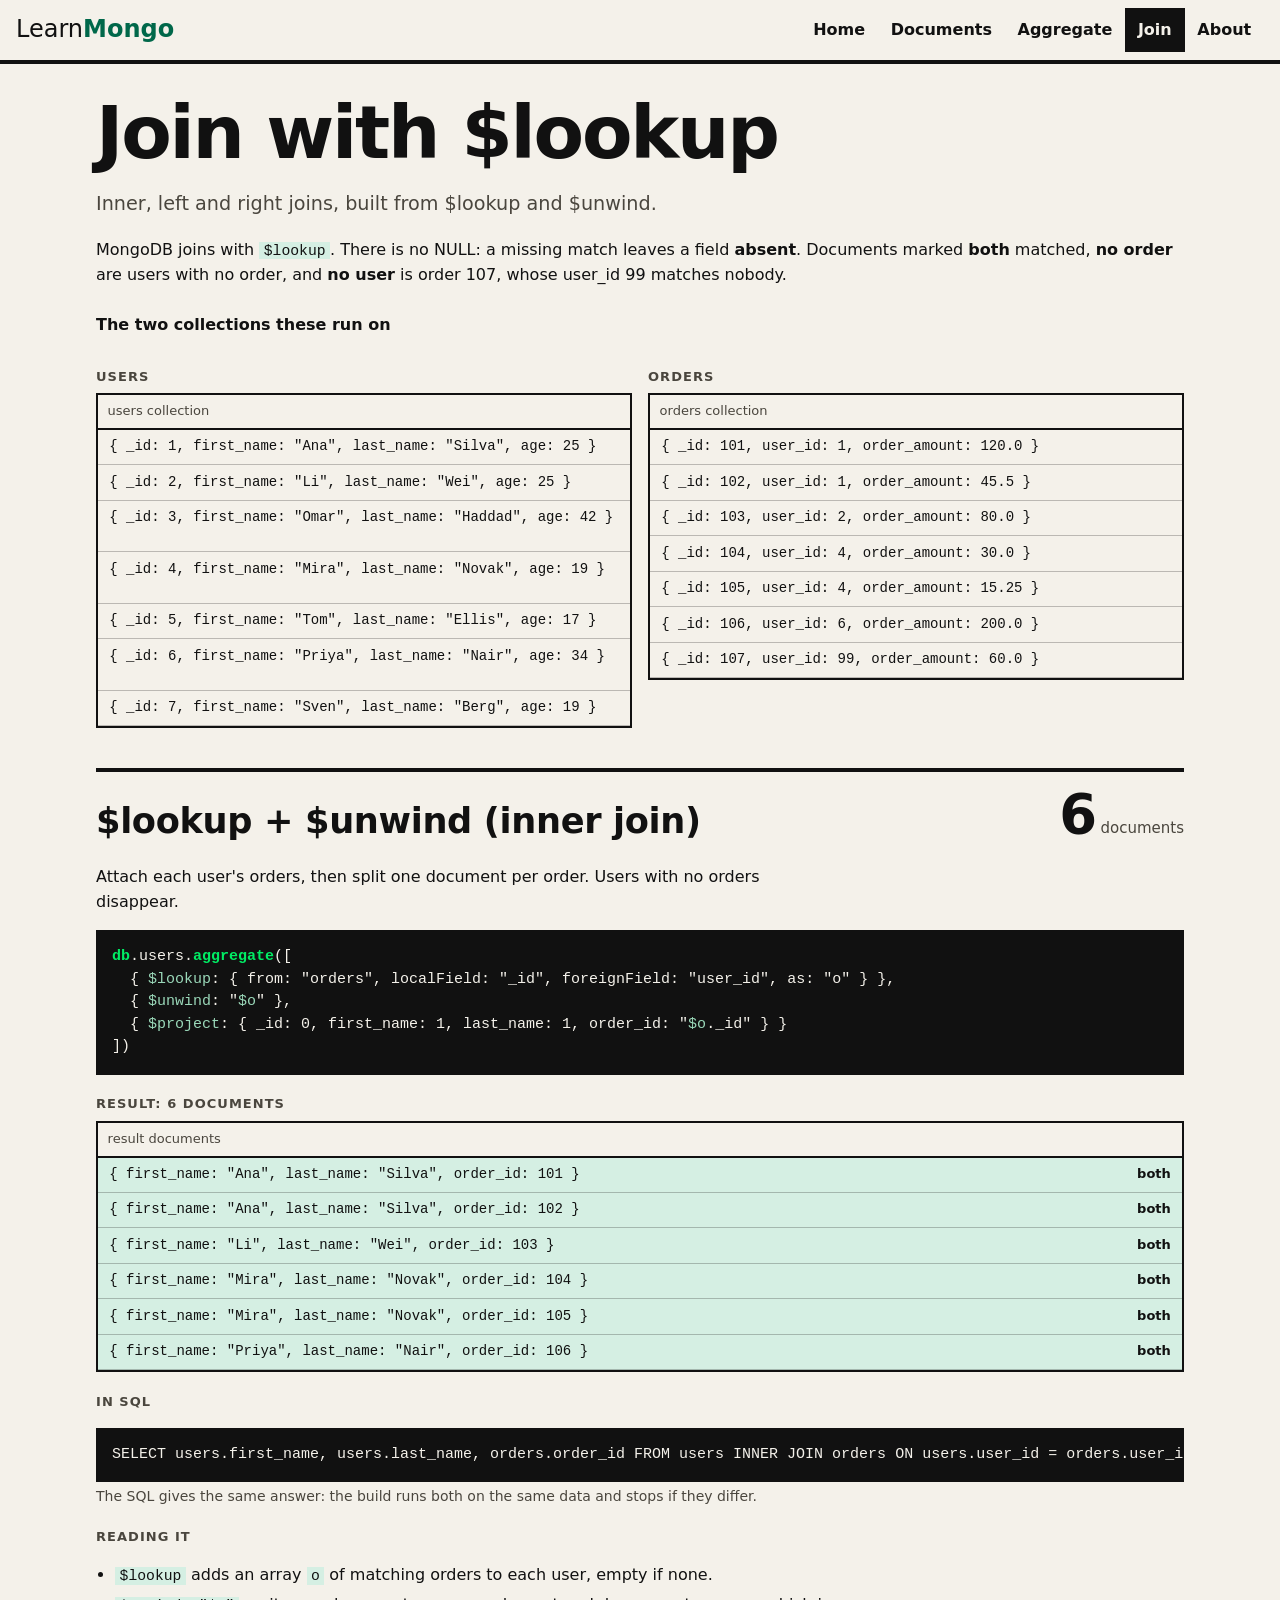
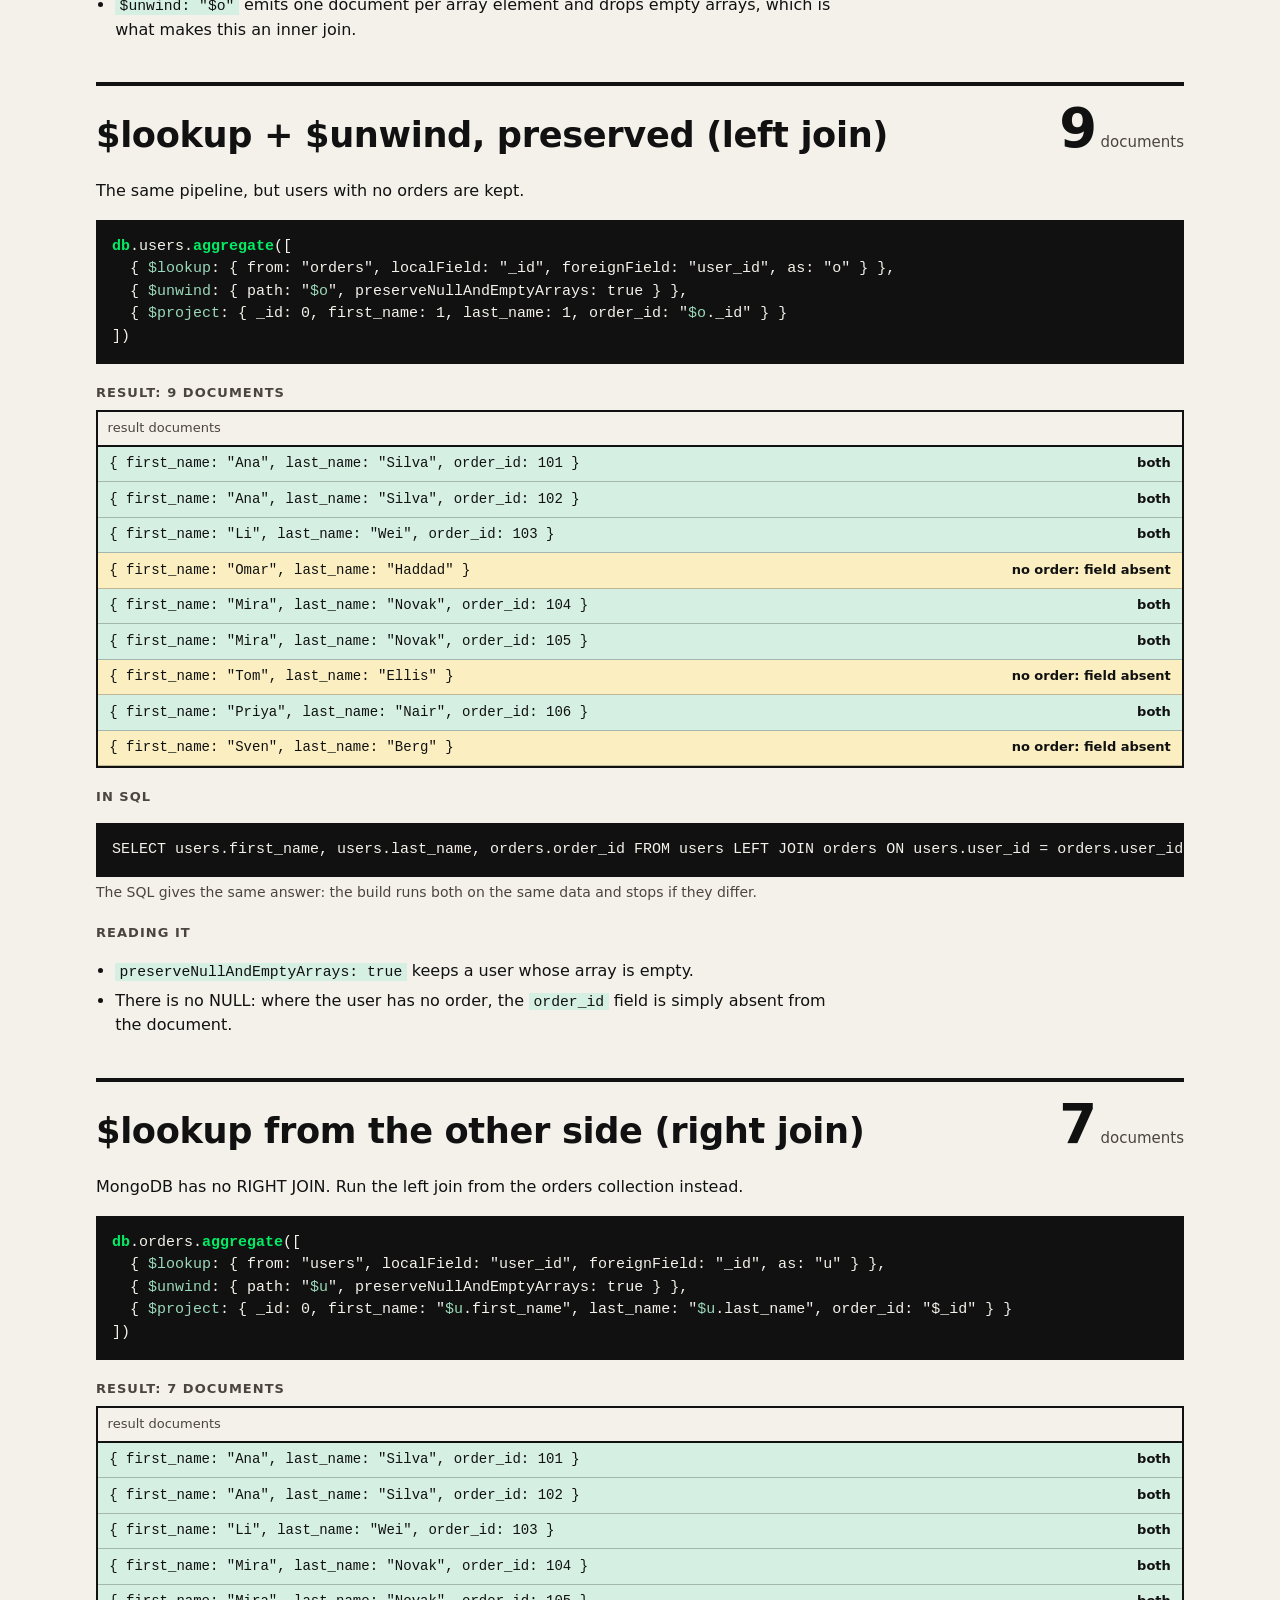
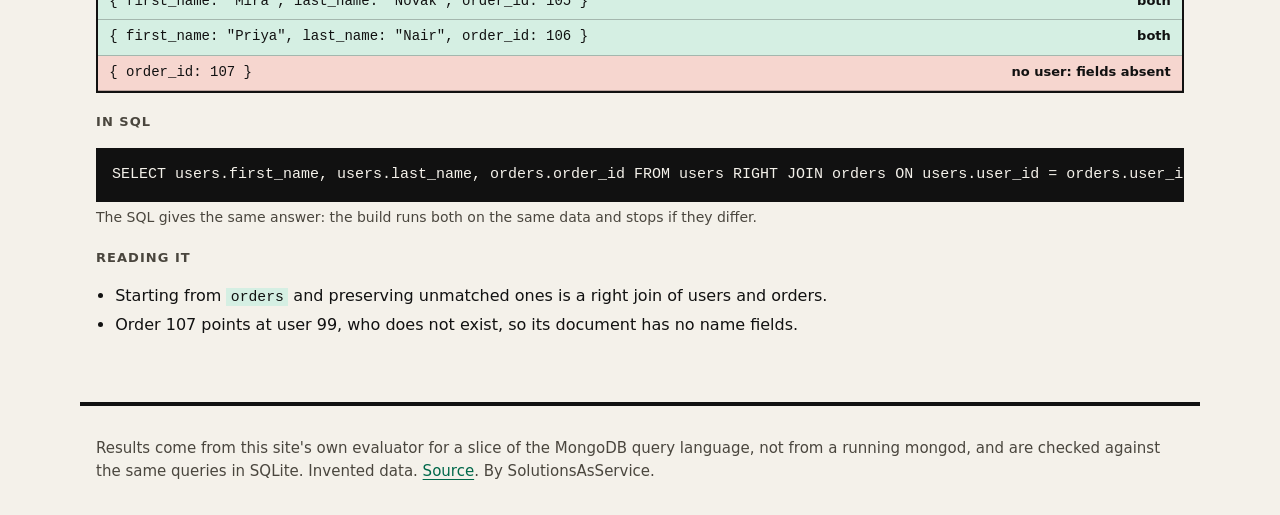
<file: learn-mongodb/site/joins.html>
<!doctype html>
<html lang="en"><head><meta charset="utf-8"><meta name="viewport" content="width=device-width, initial-scale=1">
<title>Join with $lookup: Learn MongoDB</title><meta name="description" content="Inner, left and right joins, built from $lookup and $unwind. Every result is computed and cross-checked.">
<link rel="canonical" href="https://learnmongo.shadw.app/joins"><link rel="icon" href="favicon.svg" type="image/svg+xml">
<meta property="og:title" content="Join with $lookup: Learn MongoDB"><meta property="og:description" content="Inner, left and right joins, built from $lookup and $unwind. Every result is computed and cross-checked."><meta property="og:type" content="website"><meta property="og:url" content="https://learnmongo.shadw.app/joins">
<link rel="stylesheet" href="style.css"></head>
<body><a class="skip" href="#main">Skip to content</a>
<header class="top"><a class="brand" href="index.html">Learn<b>Mongo</b></a><nav aria-label="Pages"><a href="index.html">Home</a><a href="documents.html">Documents</a><a href="aggregates.html">Aggregate</a><a href="joins.html" aria-current=page>Join</a><a href="about.html">About</a></nav></header>
<main id="main"><h1>Join with $lookup</h1><p class="lede">Inner, left and right joins, built from $lookup and $unwind.</p><p>MongoDB joins with <code>$lookup</code>. There is no NULL: a missing match leaves a field <b>absent</b>. Documents marked <b>both</b> matched, <b>no order</b> are users with no order, and <b>no user</b> is order 107, whose user_id 99 matches nobody.</p><details class="data" open><summary>The two collections these run on</summary><div class="ba2"><div><h3>users</h3><div class="dw" tabindex="0" role="region" aria-label="users collection"><p class="cap">users collection</p><ol class="docs"><li class=""><code>{ _id: 1, first_name: &quot;Ana&quot;, last_name: &quot;Silva&quot;, age: 25 }</code><span class="tag"></span></li><li class=""><code>{ _id: 2, first_name: &quot;Li&quot;, last_name: &quot;Wei&quot;, age: 25 }</code><span class="tag"></span></li><li class=""><code>{ _id: 3, first_name: &quot;Omar&quot;, last_name: &quot;Haddad&quot;, age: 42 }</code><span class="tag"></span></li><li class=""><code>{ _id: 4, first_name: &quot;Mira&quot;, last_name: &quot;Novak&quot;, age: 19 }</code><span class="tag"></span></li><li class=""><code>{ _id: 5, first_name: &quot;Tom&quot;, last_name: &quot;Ellis&quot;, age: 17 }</code><span class="tag"></span></li><li class=""><code>{ _id: 6, first_name: &quot;Priya&quot;, last_name: &quot;Nair&quot;, age: 34 }</code><span class="tag"></span></li><li class=""><code>{ _id: 7, first_name: &quot;Sven&quot;, last_name: &quot;Berg&quot;, age: 19 }</code><span class="tag"></span></li></ol></div></div><div><h3>orders</h3><div class="dw" tabindex="0" role="region" aria-label="orders collection"><p class="cap">orders collection</p><ol class="docs"><li class=""><code>{ _id: 101, user_id: 1, order_amount: 120.0 }</code><span class="tag"></span></li><li class=""><code>{ _id: 102, user_id: 1, order_amount: 45.5 }</code><span class="tag"></span></li><li class=""><code>{ _id: 103, user_id: 2, order_amount: 80.0 }</code><span class="tag"></span></li><li class=""><code>{ _id: 104, user_id: 4, order_amount: 30.0 }</code><span class="tag"></span></li><li class=""><code>{ _id: 105, user_id: 4, order_amount: 15.25 }</code><span class="tag"></span></li><li class=""><code>{ _id: 106, user_id: 6, order_amount: 200.0 }</code><span class="tag"></span></li><li class=""><code>{ _id: 107, user_id: 99, order_amount: 60.0 }</code><span class="tag"></span></li></ol></div></div></div></details><section class="ex" id="inner"><header><h2>$lookup + $unwind (inner join)</h2><p class="fig"><b>6</b> <span>documents</span></p></header><p class="intro">Attach each user&#x27;s orders, then split one document per order. Users with no orders disappear.</p><pre class="js"><code><b>db</b>.users.<b>aggregate</b>([
  { <i>$lookup</i>: { from: &quot;orders&quot;, localField: &quot;_id&quot;, foreignField: &quot;user_id&quot;, as: &quot;o&quot; } },
  { <i>$unwind</i>: &quot;<i>$o</i>&quot; },
  { <i>$project</i>: { _id: 0, first_name: 1, last_name: 1, order_id: &quot;<i>$o</i>._id&quot; } }
])</code></pre><h3>Result: 6 documents</h3><div class="dw" tabindex="0" role="region" aria-label="result documents"><p class="cap">result documents</p><ol class="docs"><li class="matched"><code>{ first_name: &quot;Ana&quot;, last_name: &quot;Silva&quot;, order_id: 101 }</code><span class="tag">both</span></li><li class="matched"><code>{ first_name: &quot;Ana&quot;, last_name: &quot;Silva&quot;, order_id: 102 }</code><span class="tag">both</span></li><li class="matched"><code>{ first_name: &quot;Li&quot;, last_name: &quot;Wei&quot;, order_id: 103 }</code><span class="tag">both</span></li><li class="matched"><code>{ first_name: &quot;Mira&quot;, last_name: &quot;Novak&quot;, order_id: 104 }</code><span class="tag">both</span></li><li class="matched"><code>{ first_name: &quot;Mira&quot;, last_name: &quot;Novak&quot;, order_id: 105 }</code><span class="tag">both</span></li><li class="matched"><code>{ first_name: &quot;Priya&quot;, last_name: &quot;Nair&quot;, order_id: 106 }</code><span class="tag">both</span></li></ol></div><h3>In SQL</h3><pre class="sql"><code>SELECT users.first_name, users.last_name, orders.order_id FROM users INNER JOIN orders ON users.user_id = orders.user_id;</code></pre><p class="src">The SQL gives the same answer: the build runs both on the same data and stops if they differ.</p><h3>Reading it</h3><ul class="notes"><li><code>$lookup</code> adds an array <code>o</code> of matching orders to each user, empty if none.</li><li><code>$unwind: "$o"</code> emits one document per array element and drops empty arrays, which is what makes this an inner join.</li></ul></section><section class="ex" id="left"><header><h2>$lookup + $unwind, preserved (left join)</h2><p class="fig"><b>9</b> <span>documents</span></p></header><p class="intro">The same pipeline, but users with no orders are kept.</p><pre class="js"><code><b>db</b>.users.<b>aggregate</b>([
  { <i>$lookup</i>: { from: &quot;orders&quot;, localField: &quot;_id&quot;, foreignField: &quot;user_id&quot;, as: &quot;o&quot; } },
  { <i>$unwind</i>: { path: &quot;<i>$o</i>&quot;, preserveNullAndEmptyArrays: true } },
  { <i>$project</i>: { _id: 0, first_name: 1, last_name: 1, order_id: &quot;<i>$o</i>._id&quot; } }
])</code></pre><h3>Result: 9 documents</h3><div class="dw" tabindex="0" role="region" aria-label="result documents"><p class="cap">result documents</p><ol class="docs"><li class="matched"><code>{ first_name: &quot;Ana&quot;, last_name: &quot;Silva&quot;, order_id: 101 }</code><span class="tag">both</span></li><li class="matched"><code>{ first_name: &quot;Ana&quot;, last_name: &quot;Silva&quot;, order_id: 102 }</code><span class="tag">both</span></li><li class="matched"><code>{ first_name: &quot;Li&quot;, last_name: &quot;Wei&quot;, order_id: 103 }</code><span class="tag">both</span></li><li class="only-left"><code>{ first_name: &quot;Omar&quot;, last_name: &quot;Haddad&quot; }</code><span class="tag">no order: field absent</span></li><li class="matched"><code>{ first_name: &quot;Mira&quot;, last_name: &quot;Novak&quot;, order_id: 104 }</code><span class="tag">both</span></li><li class="matched"><code>{ first_name: &quot;Mira&quot;, last_name: &quot;Novak&quot;, order_id: 105 }</code><span class="tag">both</span></li><li class="only-left"><code>{ first_name: &quot;Tom&quot;, last_name: &quot;Ellis&quot; }</code><span class="tag">no order: field absent</span></li><li class="matched"><code>{ first_name: &quot;Priya&quot;, last_name: &quot;Nair&quot;, order_id: 106 }</code><span class="tag">both</span></li><li class="only-left"><code>{ first_name: &quot;Sven&quot;, last_name: &quot;Berg&quot; }</code><span class="tag">no order: field absent</span></li></ol></div><h3>In SQL</h3><pre class="sql"><code>SELECT users.first_name, users.last_name, orders.order_id FROM users LEFT JOIN orders ON users.user_id = orders.user_id;</code></pre><p class="src">The SQL gives the same answer: the build runs both on the same data and stops if they differ.</p><h3>Reading it</h3><ul class="notes"><li><code>preserveNullAndEmptyArrays: true</code> keeps a user whose array is empty.</li><li>There is no NULL: where the user has no order, the <code>order_id</code> field is simply absent from the document.</li></ul></section><section class="ex" id="right"><header><h2>$lookup from the other side (right join)</h2><p class="fig"><b>7</b> <span>documents</span></p></header><p class="intro">MongoDB has no RIGHT JOIN. Run the left join from the orders collection instead.</p><pre class="js"><code><b>db</b>.orders.<b>aggregate</b>([
  { <i>$lookup</i>: { from: &quot;users&quot;, localField: &quot;user_id&quot;, foreignField: &quot;_id&quot;, as: &quot;u&quot; } },
  { <i>$unwind</i>: { path: &quot;<i>$u</i>&quot;, preserveNullAndEmptyArrays: true } },
  { <i>$project</i>: { _id: 0, first_name: &quot;<i>$u</i>.first_name&quot;, last_name: &quot;<i>$u</i>.last_name&quot;, order_id: &quot;$_id&quot; } }
])</code></pre><h3>Result: 7 documents</h3><div class="dw" tabindex="0" role="region" aria-label="result documents"><p class="cap">result documents</p><ol class="docs"><li class="matched"><code>{ first_name: &quot;Ana&quot;, last_name: &quot;Silva&quot;, order_id: 101 }</code><span class="tag">both</span></li><li class="matched"><code>{ first_name: &quot;Ana&quot;, last_name: &quot;Silva&quot;, order_id: 102 }</code><span class="tag">both</span></li><li class="matched"><code>{ first_name: &quot;Li&quot;, last_name: &quot;Wei&quot;, order_id: 103 }</code><span class="tag">both</span></li><li class="matched"><code>{ first_name: &quot;Mira&quot;, last_name: &quot;Novak&quot;, order_id: 104 }</code><span class="tag">both</span></li><li class="matched"><code>{ first_name: &quot;Mira&quot;, last_name: &quot;Novak&quot;, order_id: 105 }</code><span class="tag">both</span></li><li class="matched"><code>{ first_name: &quot;Priya&quot;, last_name: &quot;Nair&quot;, order_id: 106 }</code><span class="tag">both</span></li><li class="only-right"><code>{ order_id: 107 }</code><span class="tag">no user: fields absent</span></li></ol></div><h3>In SQL</h3><pre class="sql"><code>SELECT users.first_name, users.last_name, orders.order_id FROM users RIGHT JOIN orders ON users.user_id = orders.user_id;</code></pre><p class="src">The SQL gives the same answer: the build runs both on the same data and stops if they differ.</p><h3>Reading it</h3><ul class="notes"><li>Starting from <code>orders</code> and preserving unmatched ones is a right join of users and orders.</li><li>Order 107 points at user 99, who does not exist, so its document has no name fields.</li></ul></section></main>
<footer><p>Results come from this site's own evaluator for a slice of the MongoDB query language, not from a running mongod, and are checked against the same queries in SQLite. Invented data. <a href="https://github.com/SolutionsAsService/mongo/tree/master/learn-mongodb">Source</a>. By SolutionsAsService.</p></footer></body></html>
</file>
<file: learn-mongodb/site/style.css>
:root{--ink:#111;--paper:#f4f1ea;--muted:#4a463e;--rule:#111;--blue:#00684a;--yellow:#00ed64;--red:#c9301a;--tint-b:#d5efe3;--tint-y:#fbefc2;--tint-r:#f6d6cf;--tint-g:#e3f0dc}
@media (prefers-color-scheme:dark){:root{--ink:#f4f1ea;--paper:#15140f;--muted:#c9c4b8;--rule:#f4f1ea;--blue:#8da2ff;--yellow:#00ed64;--red:#ff8a73;--tint-b:#1d2547;--tint-y:#3a3114;--tint-r:#46201a;--tint-g:#1f3319}}
*{box-sizing:border-box}
html{font-size:100%;-webkit-text-size-adjust:100%}
body{margin:0;background:var(--paper);color:var(--ink);font:1rem/1.55 system-ui,-apple-system,"Segoe UI",Roboto,sans-serif}
a{color:var(--blue);text-underline-offset:.2em}
code,pre,.tile .nm,th{font-family:ui-monospace,"SF Mono",Menlo,Consolas,monospace}
code{background:var(--tint-b);padding:.05em .3em;font-size:.92em}
.skip{position:absolute;left:-999px}.skip:focus{left:8px;top:8px;background:var(--paper);padding:.5rem;z-index:9}
.sr{position:absolute;width:1px;height:1px;overflow:hidden;clip:rect(0 0 0 0)}
.top{display:flex;flex-wrap:wrap;align-items:center;justify-content:space-between;gap:.25rem 1rem;padding:.5rem 1rem;border-bottom:4px solid var(--rule)}
.brand{font-weight:400;font-size:1.5rem;color:var(--ink);text-decoration:none;min-height:44px;display:inline-flex;align-items:center}.brand b{color:var(--blue)}
nav{display:flex;flex-wrap:wrap}nav a{min-height:44px;min-width:44px;display:inline-flex;align-items:center;justify-content:center;padding:0 .8rem;color:var(--ink);text-decoration:none;font-weight:600}
nav a[aria-current]{background:var(--ink);color:var(--paper)}nav a:hover{text-decoration:underline}
main{max-width:70rem;margin:0 auto;padding:1.5rem 1rem 3rem}
h1{font-size:clamp(2.2rem,8vw,4.6rem);line-height:1;letter-spacing:-.03em;margin:.5rem 0 1rem}
h1 em{font-style:normal;background:var(--yellow);color:#111;padding:0 .12em}
h2{font-size:clamp(1.5rem,4vw,2.2rem);margin:0;letter-spacing:-.01em}
h3{font-size:.8125rem;text-transform:uppercase;letter-spacing:.08em;margin:1.2rem 0 .4rem;color:var(--muted)}
.lede{font-size:1.2rem;max-width:42rem;color:var(--muted)}
.poster{display:grid;grid-template-columns:repeat(auto-fill,minmax(10.5rem,1fr));gap:0;border:4px solid var(--rule);margin:1.5rem 0}
.tile{display:flex;flex-direction:column;justify-content:space-between;min-height:11rem;padding:.8rem;border:2px solid var(--rule);margin:-2px 0 0 -2px;text-decoration:none;color:#111}
.tile .nm{font-size:.75rem;font-weight:700;letter-spacing:.04em}.tile .big{font-size:clamp(2.4rem,7vw,3.6rem);font-weight:800;line-height:1;letter-spacing:-.04em}.tile .un{font-size:.875rem}
.t-basic{background:var(--yellow)}.t-aggregates{background:#e9e4d6}.t-joins{background:#9ad8b9}
.tile:hover,.tile:focus-visible{outline:4px solid var(--red);outline-offset:-4px}
.start{margin-top:2rem}.topics{list-style:none;padding:0;margin:1rem 0;display:grid;gap:.75rem;grid-template-columns:repeat(auto-fit,minmax(15rem,1fr));counter-reset:t}
.topics li{counter-increment:t}.topics a{display:block;min-height:44px;border:2px solid var(--rule);padding:1rem;color:var(--ink);text-decoration:none}
.topics a::before{content:counter(t);display:block;font-size:2.4rem;font-weight:800;line-height:1}.topics a b{display:block;font-size:1.2rem}.topics a:hover{background:var(--tint-b)}
.ex{border-top:4px solid var(--rule);margin-top:2.5rem;padding-top:1rem}.ex>header{display:flex;flex-wrap:wrap;align-items:baseline;justify-content:space-between;gap:.5rem 1.5rem}
.fig{margin:0}.fig b{font-size:clamp(2.2rem,6vw,3.4rem);letter-spacing:-.03em;line-height:1}.fig span{font-size:.9375rem;color:var(--muted)}
.intro{max-width:46rem}
pre.js,pre.sql{background:var(--ink);color:var(--paper);padding:1rem;overflow-x:auto;font-size:.9375rem;line-height:1.5;margin:1rem 0 .25rem}
pre.js b,pre.sql b{color:var(--yellow);font-weight:700}
.src{font-size:.875rem;color:var(--muted);margin:.25rem 0 0}
.tw{overflow-x:auto;border:2px solid var(--rule);background:var(--paper)}.tw:focus-visible{outline:3px solid var(--blue)}
table{border-collapse:collapse;width:100%;font-size:.9375rem}caption{text-align:left;padding:.4rem .6rem;font-size:.8125rem;color:var(--muted);border-bottom:2px solid var(--rule)}
th,td{padding:.4rem .7rem;text-align:left;white-space:nowrap;border-bottom:1px solid color-mix(in srgb,var(--rule) 25%,transparent)}th{font-size:.8125rem;border-bottom:2px solid var(--rule)}
td.null{color:var(--muted);font-style:italic}td.tag{font-size:.8125rem;font-weight:700;text-align:right}
tr.matched{background:var(--tint-b)}tr.only-left{background:var(--tint-y)}tr.only-right{background:var(--tint-r)}
tr.new{background:var(--tint-g)}tr.changed{background:var(--tint-y)}tr.gone{background:var(--tint-r);text-decoration:line-through}tr.gone td.tag{text-decoration:none}
.ba2{display:grid;gap:1rem;grid-template-columns:repeat(auto-fit,minmax(min(100%,19rem),1fr))}
.venn-unused{float:right;width:9rem;height:auto;margin:0 0 .5rem 1rem}.venn .ol{fill:none;stroke:var(--ink);stroke-width:2}
.venn .fl{fill:var(--yellow)}.venn .fr{fill:var(--red)}.venn .fb{fill:var(--blue)}.venn .vt{font:700 11px ui-monospace,monospace;fill:var(--ink)}
.notes{padding-left:1.2rem;max-width:46rem}.notes li{margin:.3rem 0}
details.data{margin:1rem 0}summary{cursor:pointer;min-height:44px;display:flex;align-items:center;font-weight:700}
.next{margin:3rem 0 0;font-size:1.2rem}.next a{display:inline-flex;min-height:44px;align-items:center}
footer{border-top:4px solid var(--rule);padding:1rem;max-width:70rem;margin:0 auto;font-size:.9375rem;color:var(--muted)}
@media (max-width:30rem){.venn-unused{float:none;display:block;margin:.5rem 0}}
@media (prefers-reduced-motion:no-preference){.tile{transition:transform .12s}.tile:hover{transform:translateY(-2px)}}

.tile.long .big{font-size:clamp(1.9rem,5.2vw,2.5rem);letter-spacing:-.03em}.t-about{background:var(--ink);color:var(--paper)}
.src a{display:inline-flex;align-items:center;min-height:44px}

pre.js b{color:var(--yellow)}pre.js i{color:#9ad8b9;font-style:normal}pre.res{margin:.25rem 0}
pre.js code,pre.sql code{background:none;padding:0;font-size:inherit}
.dw{border:2px solid var(--rule);overflow-x:auto}.dw:focus-visible{outline:3px solid var(--blue)}.cap{margin:0;padding:.4rem .6rem;font-size:.8125rem;color:var(--muted);border-bottom:2px solid var(--rule)}
.docs{list-style:none;margin:0;padding:0}.docs li{display:flex;justify-content:space-between;gap:1rem;padding:.4rem .7rem;border-bottom:1px solid color-mix(in srgb,var(--rule) 25%,transparent);white-space:nowrap}
.docs code{background:none;padding:0;font-size:.875rem}.docs .tag{font-size:.8125rem;font-weight:700}
.docs li.matched{background:var(--tint-b)}.docs li.only-left{background:var(--tint-y)}.docs li.only-right{background:var(--tint-r)}.docs li.new{background:var(--tint-g)}.docs li.changed{background:var(--tint-y)}.docs li.gone{background:var(--tint-r)}.docs li.gone code{text-decoration:line-through}
.t-documents{background:var(--yellow)}
.docs li{flex-wrap:wrap;white-space:normal}.docs code{white-space:pre-wrap;overflow-wrap:anywhere}
</file>
